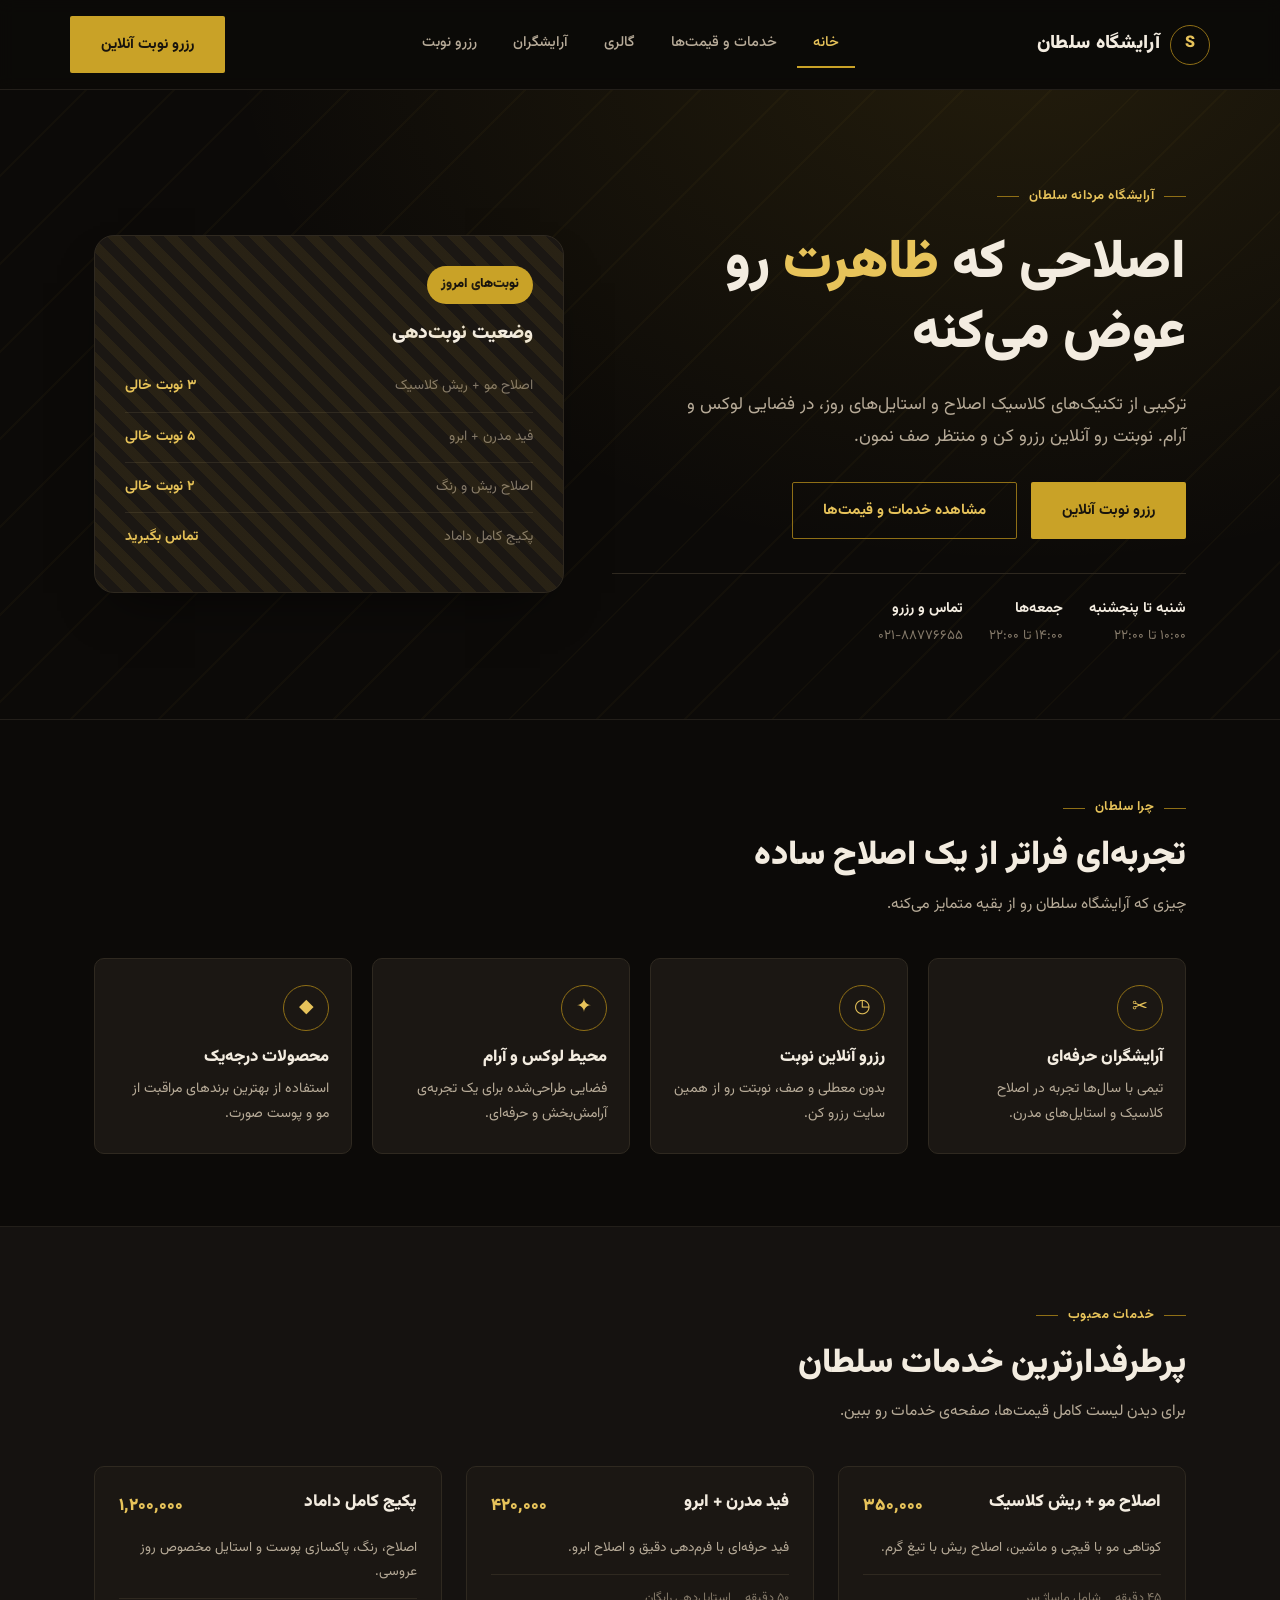
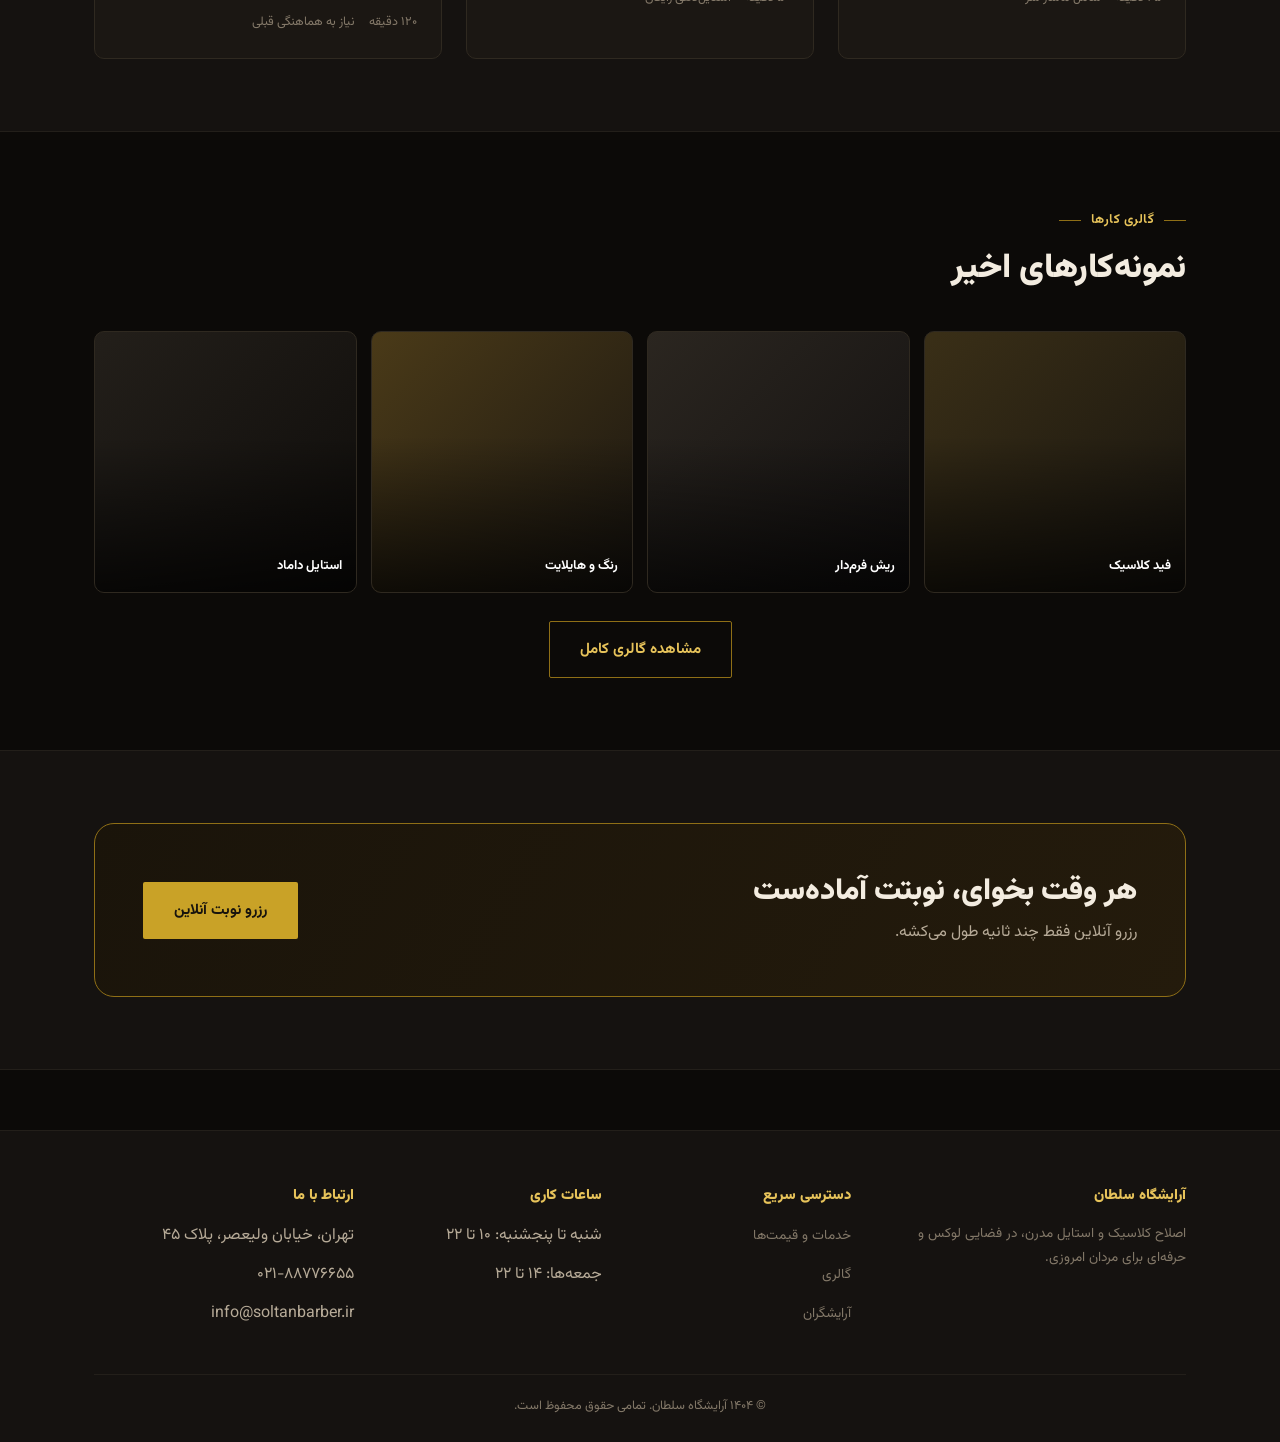
<file: index.html>
<!DOCTYPE html>
<html lang="fa" dir="rtl">
<head>
<meta charset="UTF-8">
<meta name="viewport" content="width=device-width, initial-scale=1.0">
<title>آرایشگاه مردانه سلطان | اصلاح کلاسیک، ظاهر لوکس</title>
<meta name="description" content="آرایشگاه مردانه سلطان؛ اصلاح موی سر و ریش، رزرو نوبت آنلاین، آرایشگران حرفه‌ای در فضایی لوکس.">
<link rel="preconnect" href="https://fonts.googleapis.com">
<link rel="preconnect" href="https://fonts.gstatic.com" crossorigin>
<link href="https://fonts.googleapis.com/css2?family=Vazirmatn:wght@400;500;700;900&display=swap" rel="stylesheet">
<link rel="stylesheet" href="static/css/style.css">
</head>
<body data-page="home">

<header class="site-header">
  <div class="container nav">
    <a href="index.html" class="brand"><span class="brand-mark">S</span> آرایشگاه سلطان</a>
    <nav class="nav-links">
      <a href="index.html" data-nav="home">خانه</a>
      <a href="services.html" data-nav="services">خدمات و قیمت‌ها</a>
      <a href="gallery.html" data-nav="gallery">گالری</a>
      <a href="barbers.html" data-nav="barbers">آرایشگران</a>
      <a href="booking.html" data-nav="booking">رزرو نوبت</a>
    </nav>
    <div class="nav-cta">
      <a href="booking.html" class="btn btn-primary">رزرو نوبت آنلاین</a>
      <button class="nav-toggle" aria-label="باز کردن منو"><span></span></button>
    </div>
  </div>
</header>

<section class="hero">
  <div class="container hero-grid">
    <div>
      <span class="eyebrow">آرایشگاه مردانه سلطان</span>
      <h1>اصلاحی که <em>ظاهرت</em> رو عوض می‌کنه</h1>
      <p class="lead">ترکیبی از تکنیک‌های کلاسیک اصلاح و استایل‌های روز، در فضایی لوکس و آرام. نوبتت رو آنلاین رزرو کن و منتظر صف نمون.</p>
      <div class="hero-actions">
        <a href="booking.html" class="btn btn-primary">رزرو نوبت آنلاین</a>
        <a href="services.html" class="btn btn-ghost">مشاهده خدمات و قیمت‌ها</a>
      </div>
      <div class="hours-card">
        <div><b>شنبه تا پنجشنبه</b>۱۰:۰۰ تا ۲۲:۰۰</div>
        <div><b>جمعه‌ها</b>۱۴:۰۰ تا ۲۲:۰۰</div>
        <div><b>تماس و رزرو</b>۰۲۱-۸۸۷۷۶۶۵۵</div>
      </div>
    </div>
    <div class="hero-visual">
      <div class="pole-card">
        <span class="pole-badge">نوبت‌های امروز</span>
        <h3>وضعیت نوبت‌دهی</h3>
        <div class="quick-item"><span>اصلاح مو + ریش کلاسیک</span><b>۳ نوبت خالی</b></div>
        <div class="quick-item"><span>فید مدرن + ابرو</span><b>۵ نوبت خالی</b></div>
        <div class="quick-item"><span>اصلاح ریش و رنگ</span><b>۲ نوبت خالی</b></div>
        <div class="quick-item"><span>پکیج کامل داماد</span><b>تماس بگیرید</b></div>
      </div>
    </div>
  </div>
</section>

<section class="section">
  <div class="container">
    <div class="section-head">
      <span class="eyebrow">چرا سلطان</span>
      <h2>تجربه‌ای فراتر از یک اصلاح ساده</h2>
      <p>چیزی که آرایشگاه سلطان رو از بقیه متمایز می‌کنه.</p>
    </div>
    <div class="grid-4">
      <div class="feature-card">
        <div class="feature-icon">✂</div>
        <h3>آرایشگران حرفه‌ای</h3>
        <p>تیمی با سال‌ها تجربه در اصلاح کلاسیک و استایل‌های مدرن.</p>
      </div>
      <div class="feature-card">
        <div class="feature-icon">◷</div>
        <h3>رزرو آنلاین نوبت</h3>
        <p>بدون معطلی و صف، نوبتت رو از همین سایت رزرو کن.</p>
      </div>
      <div class="feature-card">
        <div class="feature-icon">✦</div>
        <h3>محیط لوکس و آرام</h3>
        <p>فضایی طراحی‌شده برای یک تجربه‌ی آرامش‌بخش و حرفه‌ای.</p>
      </div>
      <div class="feature-card">
        <div class="feature-icon">◆</div>
        <h3>محصولات درجه‌یک</h3>
        <p>استفاده از بهترین برندهای مراقبت از مو و پوست صورت.</p>
      </div>
    </div>
  </div>
</section>

<section class="section section-alt">
  <div class="container">
    <div class="section-head">
      <span class="eyebrow">خدمات محبوب</span>
      <h2>پرطرفدارترین خدمات سلطان</h2>
      <p>برای دیدن لیست کامل قیمت‌ها، صفحه‌ی خدمات رو ببین.</p>
    </div>
    <div class="grid-3">
      <div class="service-card">
        <div class="service-top"><h3>اصلاح مو + ریش کلاسیک</h3><span class="service-price">۳۵۰,۰۰۰</span></div>
        <p class="desc">کوتاهی مو با قیچی و ماشین، اصلاح ریش با تیغ گرم.</p>
        <div class="service-meta"><span>۴۵ دقیقه</span><span>شامل ماساژ سر</span></div>
      </div>
      <div class="service-card">
        <div class="service-top"><h3>فید مدرن + ابرو</h3><span class="service-price">۴۲۰,۰۰۰</span></div>
        <p class="desc">فید حرفه‌ای با فرم‌دهی دقیق و اصلاح ابرو.</p>
        <div class="service-meta"><span>۵۰ دقیقه</span><span>استایل‌دهی رایگان</span></div>
      </div>
      <div class="service-card">
        <div class="service-top"><h3>پکیج کامل داماد</h3><span class="service-price">۱,۲۰۰,۰۰۰</span></div>
        <p class="desc">اصلاح، رنگ، پاکسازی پوست و استایل مخصوص روز عروسی.</p>
        <div class="service-meta"><span>۱۲۰ دقیقه</span><span>نیاز به هماهنگی قبلی</span></div>
      </div>
    </div>
  </div>
</section>

<section class="section">
  <div class="container">
    <div class="section-head">
      <span class="eyebrow">گالری کارها</span>
      <h2>نمونه‌کارهای اخیر</h2>
    </div>
    <div class="gallery-grid">
      <div class="gallery-item g1"><span>فید کلاسیک</span></div>
      <div class="gallery-item g2"><span>ریش فرم‌دار</span></div>
      <div class="gallery-item g3"><span>رنگ و هایلایت</span></div>
      <div class="gallery-item g4"><span>استایل داماد</span></div>
    </div>
    <div class="text-center" style="margin-top:28px;">
      <a href="gallery.html" class="btn btn-ghost">مشاهده گالری کامل</a>
    </div>
  </div>
</section>

<section class="section section-alt">
  <div class="container">
    <div class="cta-banner">
      <div>
        <h2>هر وقت بخوای، نوبتت آماده‌ست</h2>
        <p>رزرو آنلاین فقط چند ثانیه طول می‌کشه.</p>
      </div>
      <a href="booking.html" class="btn btn-primary">رزرو نوبت آنلاین</a>
    </div>
  </div>
</section>

<footer class="site-footer">
  <div class="container">
    <div class="footer-grid">
      <div>
        <h4>آرایشگاه سلطان</h4>
        <p>اصلاح کلاسیک و استایل مدرن، در فضایی لوکس و حرفه‌ای برای مردان امروزی.</p>
      </div>
      <div>
        <h4>دسترسی سریع</h4>
        <ul>
          <li><a href="services.html">خدمات و قیمت‌ها</a></li>
          <li><a href="gallery.html">گالری</a></li>
          <li><a href="barbers.html">آرایشگران</a></li>
        </ul>
      </div>
      <div>
        <h4>ساعات کاری</h4>
        <ul>
          <li>شنبه تا پنجشنبه: ۱۰ تا ۲۲</li>
          <li>جمعه‌ها: ۱۴ تا ۲۲</li>
        </ul>
      </div>
      <div>
        <h4>ارتباط با ما</h4>
        <ul>
          <li>تهران، خیابان ولیعصر، پلاک ۴۵</li>
          <li>۰۲۱-۸۸۷۷۶۶۵۵</li>
          <li>info@soltanbarber.ir</li>
        </ul>
      </div>
    </div>
    <div class="footer-bottom">© ۱۴۰۴ آرایشگاه سلطان. تمامی حقوق محفوظ است.</div>
  </div>
</footer>

<script src="static/js/main.js"></script>
</body>
</html>
</file>
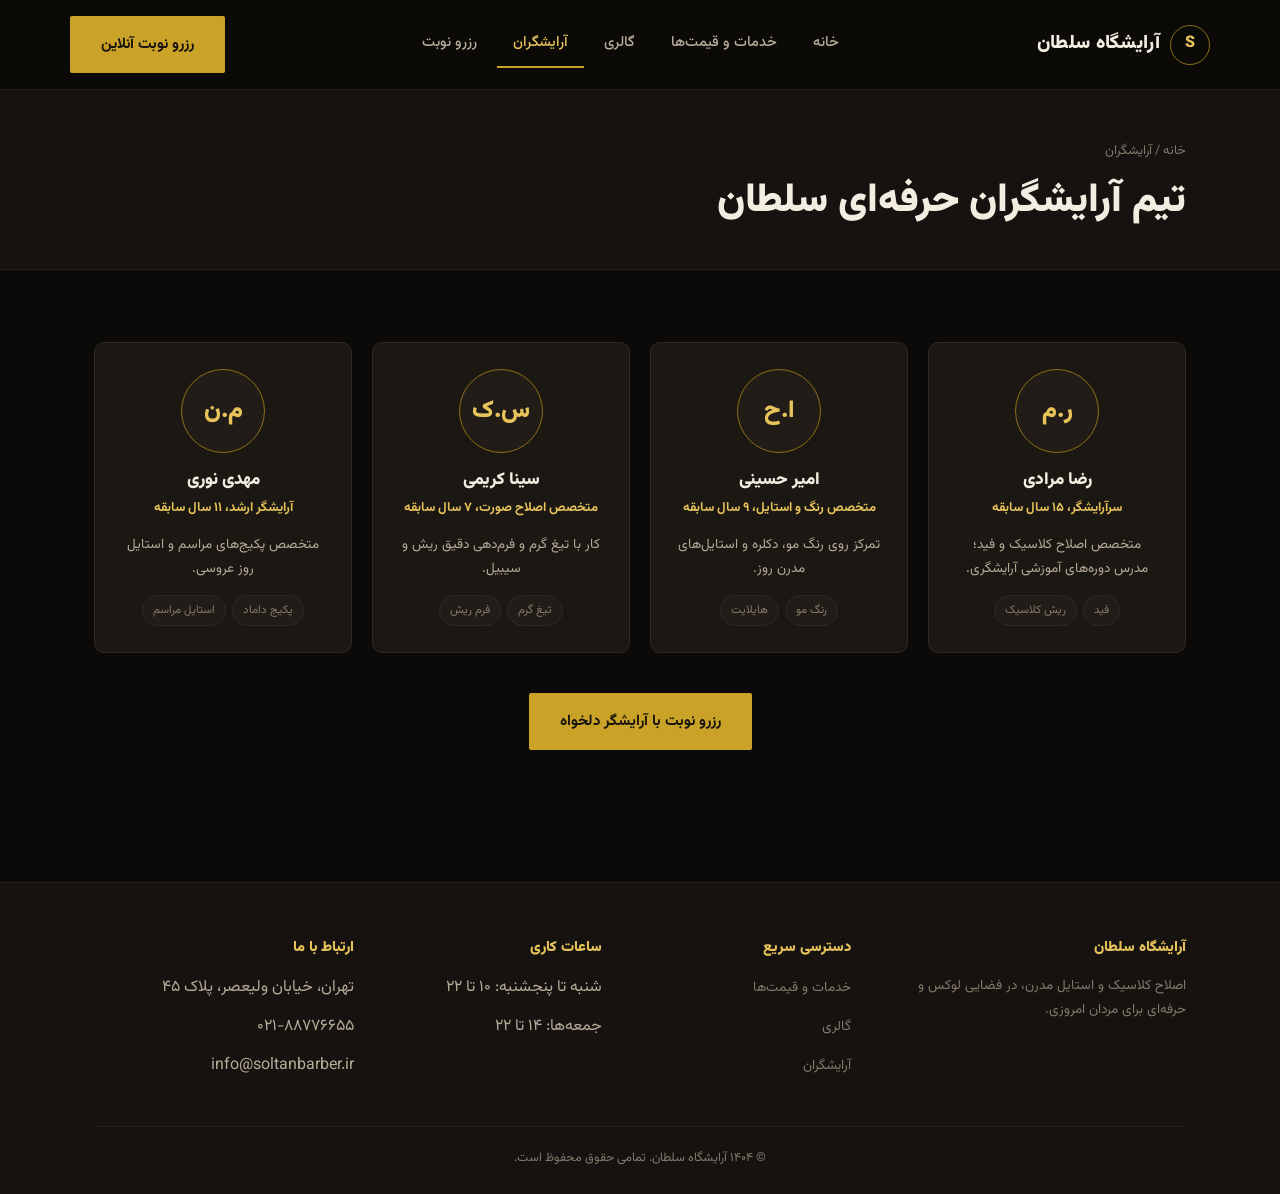
<file: barbers.html>
<!DOCTYPE html>
<html lang="fa" dir="rtl">
<head>
<meta charset="UTF-8">
<meta name="viewport" content="width=device-width, initial-scale=1.0">
<title>معرفی آرایشگران | آرایشگاه سلطان</title>
<link rel="preconnect" href="https://fonts.googleapis.com">
<link rel="preconnect" href="https://fonts.gstatic.com" crossorigin>
<link href="https://fonts.googleapis.com/css2?family=Vazirmatn:wght@400;500;700;900&display=swap" rel="stylesheet">
<link rel="stylesheet" href="static/css/style.css">
</head>
<body data-page="barbers">

<header class="site-header">
  <div class="container nav">
    <a href="index.html" class="brand"><span class="brand-mark">S</span> آرایشگاه سلطان</a>
    <nav class="nav-links">
      <a href="index.html" data-nav="home">خانه</a>
      <a href="services.html" data-nav="services">خدمات و قیمت‌ها</a>
      <a href="gallery.html" data-nav="gallery">گالری</a>
      <a href="barbers.html" data-nav="barbers">آرایشگران</a>
      <a href="booking.html" data-nav="booking">رزرو نوبت</a>
    </nav>
    <div class="nav-cta">
      <a href="booking.html" class="btn btn-primary">رزرو نوبت آنلاین</a>
      <button class="nav-toggle" aria-label="باز کردن منو"><span></span></button>
    </div>
  </div>
</header>

<section class="page-hero">
  <div class="container">
    <div class="breadcrumb"><a href="index.html">خانه</a> / آرایشگران</div>
    <h1>تیم آرایشگران حرفه‌ای سلطان</h1>
  </div>
</section>

<section class="section">
  <div class="container">
    <div class="grid-4">
      <div class="barber-card">
        <div class="avatar-lg">ر.م</div>
        <h3>رضا مرادی</h3>
        <div class="role">سرآرایشگر، ۱۵ سال سابقه</div>
        <p class="bio">متخصص اصلاح کلاسیک و فید؛ مدرس دوره‌های آموزشی آرایشگری.</p>
        <div class="barber-tags"><span>فید</span><span>ریش کلاسیک</span></div>
      </div>
      <div class="barber-card">
        <div class="avatar-lg">ا.ح</div>
        <h3>امیر حسینی</h3>
        <div class="role">متخصص رنگ و استایل، ۹ سال سابقه</div>
        <p class="bio">تمرکز روی رنگ مو، دکلره و استایل‌های مدرن روز.</p>
        <div class="barber-tags"><span>رنگ مو</span><span>هایلایت</span></div>
      </div>
      <div class="barber-card">
        <div class="avatar-lg">س.ک</div>
        <h3>سینا کریمی</h3>
        <div class="role">متخصص اصلاح صورت، ۷ سال سابقه</div>
        <p class="bio">کار با تیغ گرم و فرم‌دهی دقیق ریش و سیبیل.</p>
        <div class="barber-tags"><span>تیغ گرم</span><span>فرم ریش</span></div>
      </div>
      <div class="barber-card">
        <div class="avatar-lg">م.ن</div>
        <h3>مهدی نوری</h3>
        <div class="role">آرایشگر ارشد، ۱۱ سال سابقه</div>
        <p class="bio">متخصص پکیج‌های مراسم و استایل روز عروسی.</p>
        <div class="barber-tags"><span>پکیج داماد</span><span>استایل مراسم</span></div>
      </div>
    </div>

    <div class="text-center" style="margin-top:40px;">
      <a href="booking.html" class="btn btn-primary">رزرو نوبت با آرایشگر دلخواه</a>
    </div>
  </div>
</section>

<footer class="site-footer">
  <div class="container">
    <div class="footer-grid">
      <div>
        <h4>آرایشگاه سلطان</h4>
        <p>اصلاح کلاسیک و استایل مدرن، در فضایی لوکس و حرفه‌ای برای مردان امروزی.</p>
      </div>
      <div>
        <h4>دسترسی سریع</h4>
        <ul>
          <li><a href="services.html">خدمات و قیمت‌ها</a></li>
          <li><a href="gallery.html">گالری</a></li>
          <li><a href="barbers.html">آرایشگران</a></li>
        </ul>
      </div>
      <div>
        <h4>ساعات کاری</h4>
        <ul>
          <li>شنبه تا پنجشنبه: ۱۰ تا ۲۲</li>
          <li>جمعه‌ها: ۱۴ تا ۲۲</li>
        </ul>
      </div>
      <div>
        <h4>ارتباط با ما</h4>
        <ul>
          <li>تهران، خیابان ولیعصر، پلاک ۴۵</li>
          <li>۰۲۱-۸۸۷۷۶۶۵۵</li>
          <li>info@soltanbarber.ir</li>
        </ul>
      </div>
    </div>
    <div class="footer-bottom">© ۱۴۰۴ آرایشگاه سلطان. تمامی حقوق محفوظ است.</div>
  </div>
</footer>

<script src="static/js/main.js"></script>
</body>
</html>
</file>
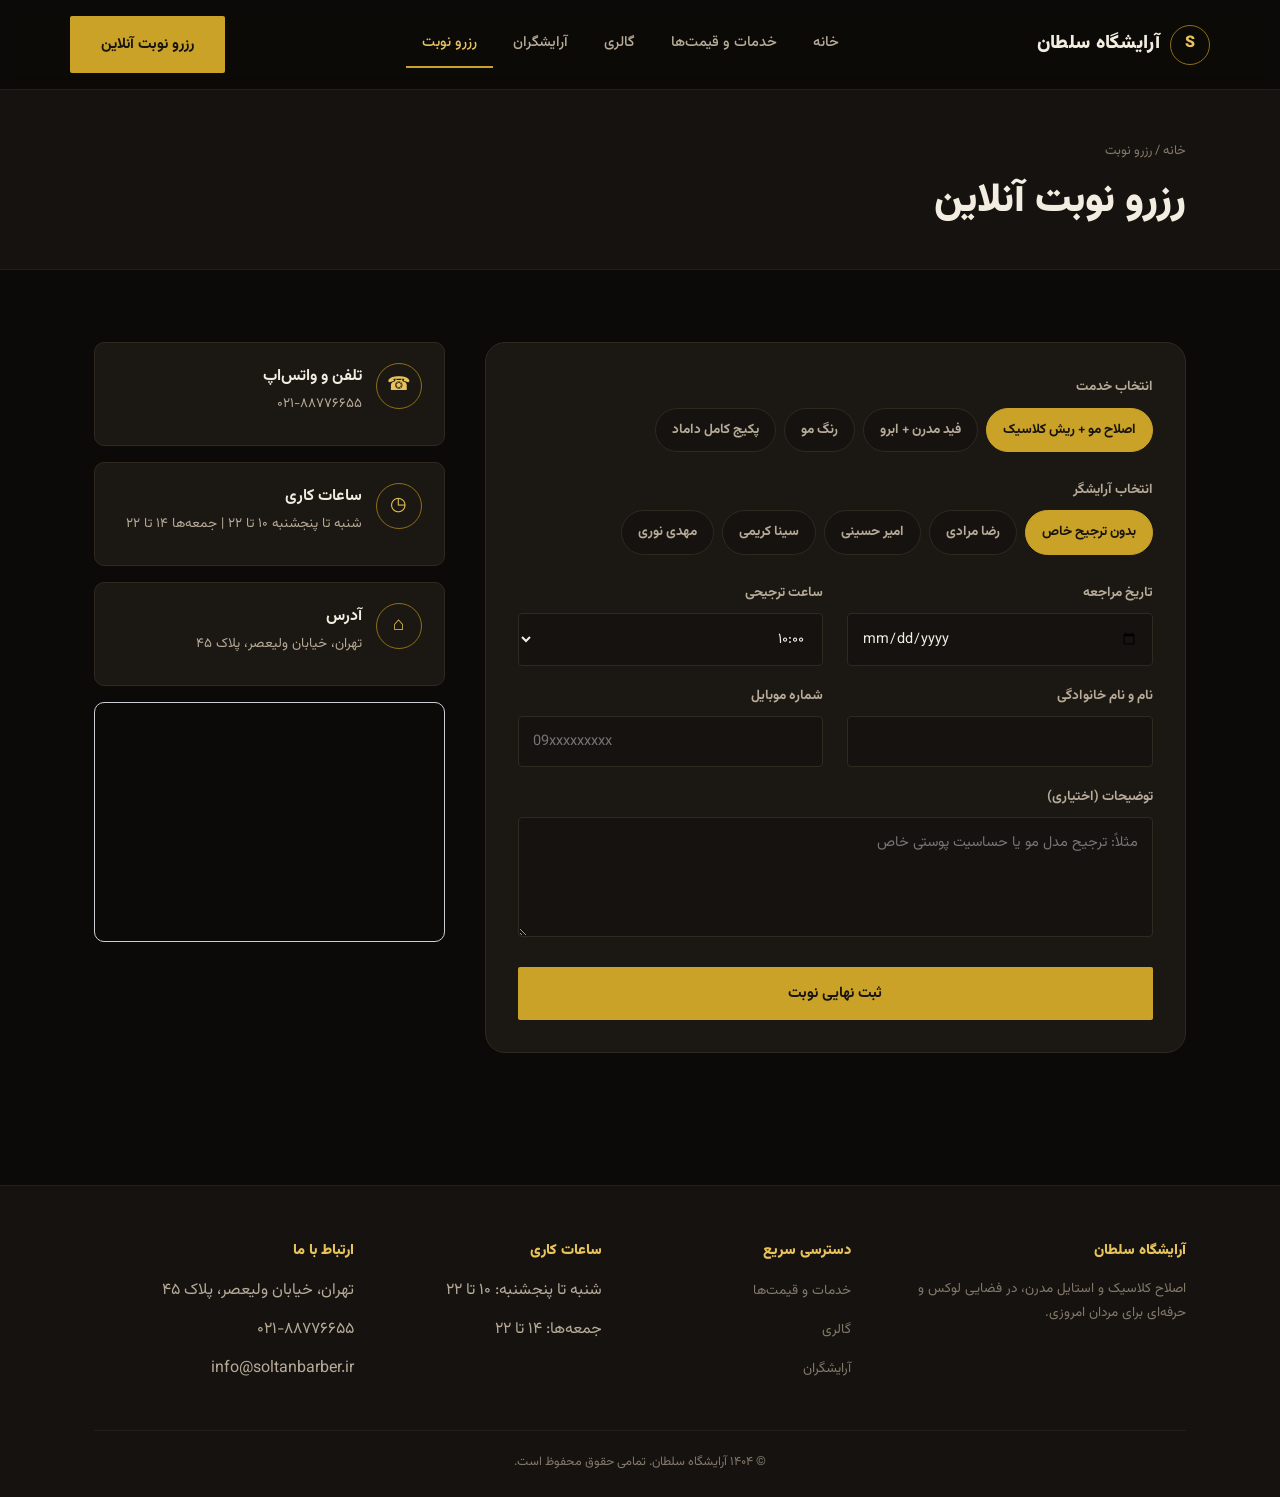
<file: booking.html>
<!DOCTYPE html>
<html lang="fa" dir="rtl">
<head>
<meta charset="UTF-8">
<meta name="viewport" content="width=device-width, initial-scale=1.0">
<title>رزرو نوبت آنلاین | آرایشگاه سلطان</title>
<link rel="preconnect" href="https://fonts.googleapis.com">
<link rel="preconnect" href="https://fonts.gstatic.com" crossorigin>
<link href="https://fonts.googleapis.com/css2?family=Vazirmatn:wght@400;500;700;900&display=swap" rel="stylesheet">
<link rel="stylesheet" href="static/css/style.css">
</head>
<body data-page="booking">

<header class="site-header">
  <div class="container nav">
    <a href="index.html" class="brand"><span class="brand-mark">S</span> آرایشگاه سلطان</a>
    <nav class="nav-links">
      <a href="index.html" data-nav="home">خانه</a>
      <a href="services.html" data-nav="services">خدمات و قیمت‌ها</a>
      <a href="gallery.html" data-nav="gallery">گالری</a>
      <a href="barbers.html" data-nav="barbers">آرایشگران</a>
      <a href="booking.html" data-nav="booking">رزرو نوبت</a>
    </nav>
    <div class="nav-cta">
      <a href="booking.html" class="btn btn-primary">رزرو نوبت آنلاین</a>
      <button class="nav-toggle" aria-label="باز کردن منو"><span></span></button>
    </div>
  </div>
</header>

<section class="page-hero">
  <div class="container">
    <div class="breadcrumb"><a href="index.html">خانه</a> / رزرو نوبت</div>
    <h1>رزرو نوبت آنلاین</h1>
  </div>
</section>

<section class="section">
  <div class="container detail-grid" style="display:grid;grid-template-columns:2fr 1fr;gap:40px;align-items:start;">
    <div class="form-card">
      <div id="form-success" class="form-success">نوبت شما با موفقیت ثبت شد. پیش از مراجعه، تماسی برای تایید دریافت خواهید کرد.</div>
      <form id="booking-form" novalidate>

        <div class="field">
          <label>انتخاب خدمت</label>
          <div class="chip-select">
            <input type="radio" name="service" id="s1" value="اصلاح مو + ریش کلاسیک" checked><label for="s1">اصلاح مو + ریش کلاسیک</label>
            <input type="radio" name="service" id="s2" value="فید مدرن + ابرو"><label for="s2">فید مدرن + ابرو</label>
            <input type="radio" name="service" id="s3" value="رنگ مو"><label for="s3">رنگ مو</label>
            <input type="radio" name="service" id="s4" value="پکیج کامل داماد"><label for="s4">پکیج کامل داماد</label>
          </div>
        </div>

        <div class="field">
          <label>انتخاب آرایشگر</label>
          <div class="chip-select">
            <input type="radio" name="barber" id="b1" value="بدون ترجیح خاص" checked><label for="b1">بدون ترجیح خاص</label>
            <input type="radio" name="barber" id="b2" value="رضا مرادی"><label for="b2">رضا مرادی</label>
            <input type="radio" name="barber" id="b3" value="امیر حسینی"><label for="b3">امیر حسینی</label>
            <input type="radio" name="barber" id="b4" value="سینا کریمی"><label for="b4">سینا کریمی</label>
            <input type="radio" name="barber" id="b5" value="مهدی نوری"><label for="b5">مهدی نوری</label>
          </div>
        </div>

        <div class="grid-2">
          <div class="field">
            <label for="date">تاریخ مراجعه</label>
            <input type="date" id="date" name="date" required>
            <span class="error-msg">لطفاً تاریخ مراجعه را انتخاب کنید.</span>
          </div>
          <div class="field">
            <label for="time">ساعت ترجیحی</label>
            <select id="time" name="time">
              <option>۱۰:۰۰</option><option>۱۱:۰۰</option><option>۱۳:۰۰</option>
              <option>۱۵:۰۰</option><option>۱۷:۰۰</option><option>۱۹:۰۰</option><option>۲۱:۰۰</option>
            </select>
          </div>
        </div>

        <div class="grid-2">
          <div class="field">
            <label for="fullname">نام و نام خانوادگی</label>
            <input type="text" id="fullname" name="fullname" required>
            <span class="error-msg">لطفاً نام خود را وارد کنید.</span>
          </div>
          <div class="field">
            <label for="phone">شماره موبایل</label>
            <input type="tel" id="phone" name="phone" placeholder="09xxxxxxxxx" required>
            <span class="error-msg">لطفاً یک شماره موبایل معتبر وارد کنید.</span>
          </div>
        </div>

        <div class="field">
          <label for="note">توضیحات (اختیاری)</label>
          <textarea id="note" name="note" rows="4" placeholder="مثلاً: ترجیح مدل مو یا حساسیت پوستی خاص"></textarea>
        </div>

        <button type="submit" class="btn btn-primary btn-block">ثبت نهایی نوبت</button>
      </form>
    </div>

    <aside>
      <div class="info-card">
        <div class="feature-icon">☎</div>
        <div><b>تلفن و واتس‌اپ</b><p style="color:var(--text-soft);font-size:13.5px;">۰۲۱-۸۸۷۷۶۶۵۵</p></div>
      </div>
      <div class="info-card">
        <div class="feature-icon">◷</div>
        <div><b>ساعات کاری</b><p style="color:var(--text-soft);font-size:13.5px;">شنبه تا پنجشنبه ۱۰ تا ۲۲ | جمعه‌ها ۱۴ تا ۲۲</p></div>
      </div>
      <div class="info-card">
        <div class="feature-icon">⌂</div>
        <div><b>آدرس</b><p style="color:var(--text-soft);font-size:13.5px;">تهران، خیابان ولیعصر، پلاک ۴۵</p></div>
      </div>
      <div class="map-frame">
        <iframe src="https://www.google.com/maps?q=Tehran,Valiasr+Street&output=embed" loading="lazy" title="نقشه محل آرایشگاه"></iframe>
      </div>
    </aside>
  </div>
</section>

<footer class="site-footer">
  <div class="container">
    <div class="footer-grid">
      <div>
        <h4>آرایشگاه سلطان</h4>
        <p>اصلاح کلاسیک و استایل مدرن، در فضایی لوکس و حرفه‌ای برای مردان امروزی.</p>
      </div>
      <div>
        <h4>دسترسی سریع</h4>
        <ul>
          <li><a href="services.html">خدمات و قیمت‌ها</a></li>
          <li><a href="gallery.html">گالری</a></li>
          <li><a href="barbers.html">آرایشگران</a></li>
        </ul>
      </div>
      <div>
        <h4>ساعات کاری</h4>
        <ul>
          <li>شنبه تا پنجشنبه: ۱۰ تا ۲۲</li>
          <li>جمعه‌ها: ۱۴ تا ۲۲</li>
        </ul>
      </div>
      <div>
        <h4>ارتباط با ما</h4>
        <ul>
          <li>تهران، خیابان ولیعصر، پلاک ۴۵</li>
          <li>۰۲۱-۸۸۷۷۶۶۵۵</li>
          <li>info@soltanbarber.ir</li>
        </ul>
      </div>
    </div>
    <div class="footer-bottom">© ۱۴۰۴ آرایشگاه سلطان. تمامی حقوق محفوظ است.</div>
  </div>
</footer>

<script src="static/js/main.js"></script>
</body>
</html>
</file>
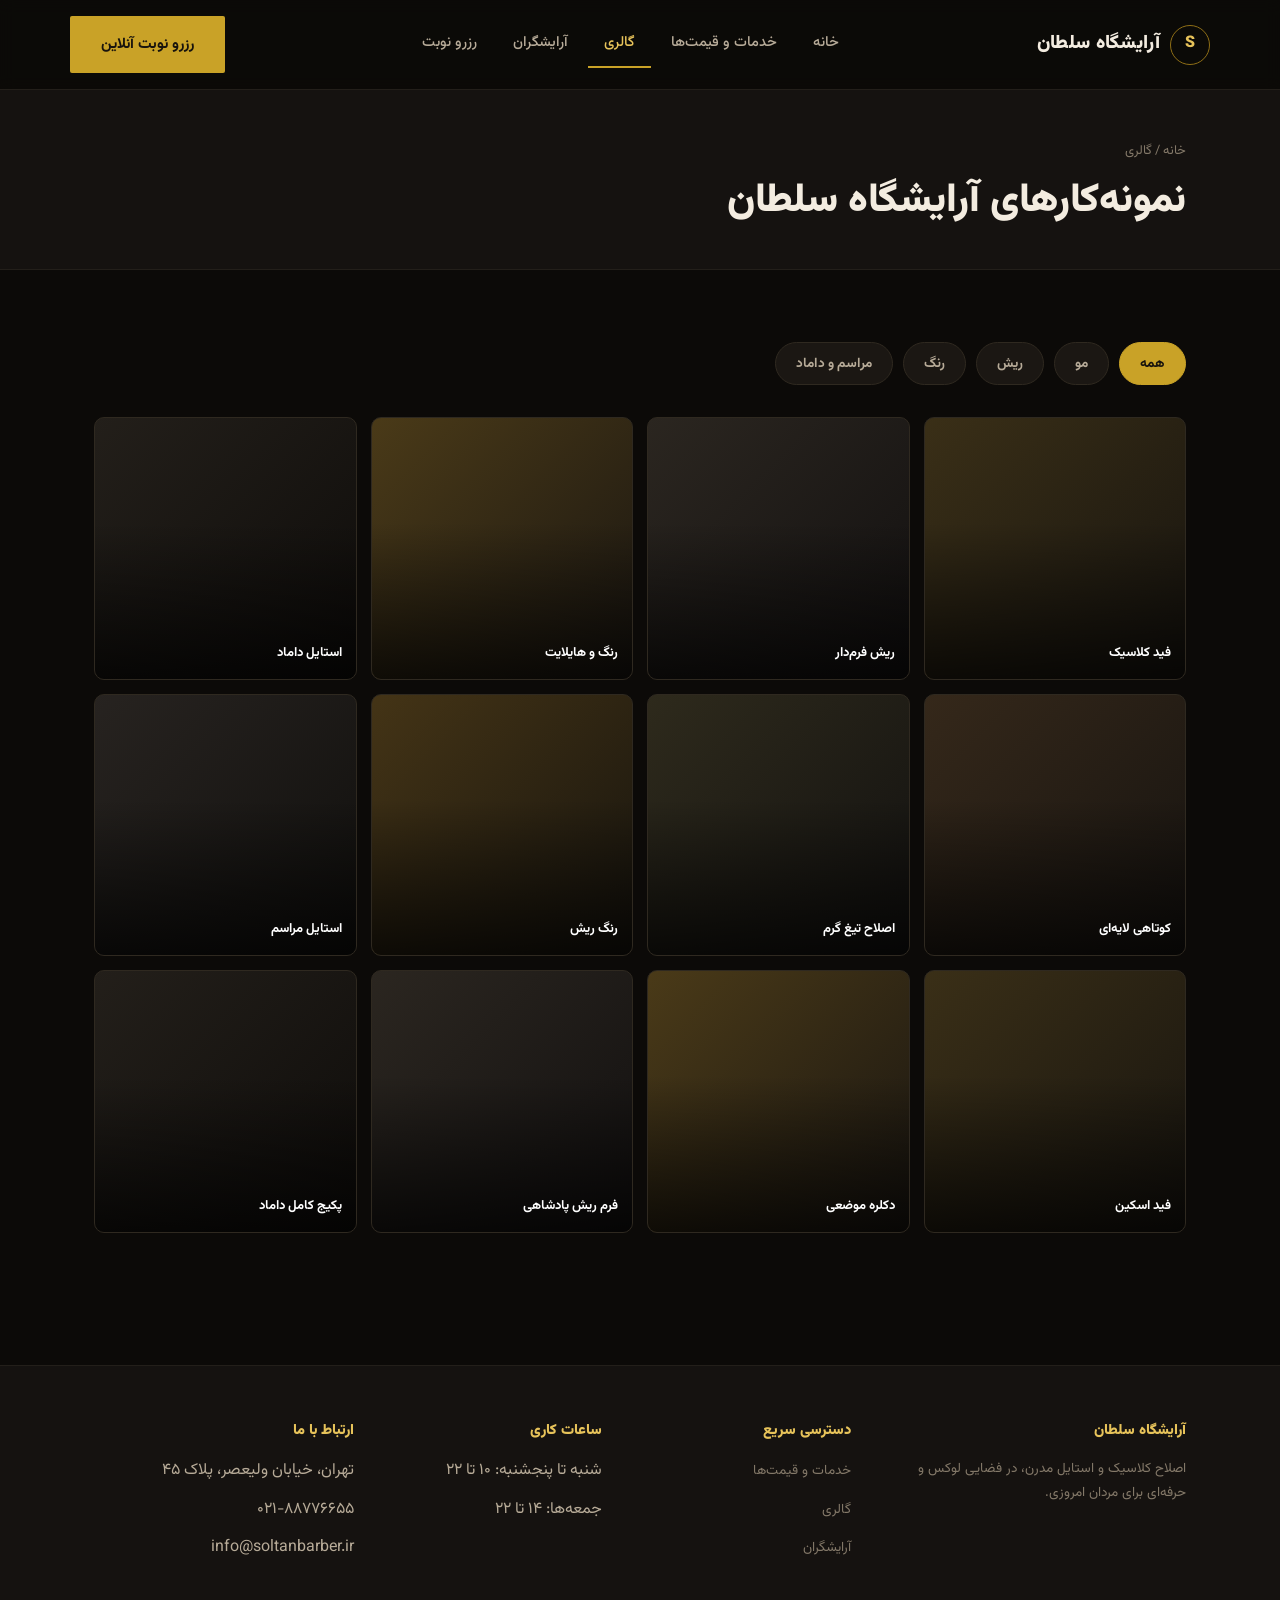
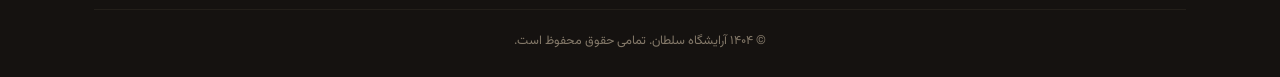
<file: gallery.html>
<!DOCTYPE html>
<html lang="fa" dir="rtl">
<head>
<meta charset="UTF-8">
<meta name="viewport" content="width=device-width, initial-scale=1.0">
<title>گالری تصاویر | آرایشگاه سلطان</title>
<link rel="preconnect" href="https://fonts.googleapis.com">
<link rel="preconnect" href="https://fonts.gstatic.com" crossorigin>
<link href="https://fonts.googleapis.com/css2?family=Vazirmatn:wght@400;500;700;900&display=swap" rel="stylesheet">
<link rel="stylesheet" href="static/css/style.css">
</head>
<body data-page="gallery">

<header class="site-header">
  <div class="container nav">
    <a href="index.html" class="brand"><span class="brand-mark">S</span> آرایشگاه سلطان</a>
    <nav class="nav-links">
      <a href="index.html" data-nav="home">خانه</a>
      <a href="services.html" data-nav="services">خدمات و قیمت‌ها</a>
      <a href="gallery.html" data-nav="gallery">گالری</a>
      <a href="barbers.html" data-nav="barbers">آرایشگران</a>
      <a href="booking.html" data-nav="booking">رزرو نوبت</a>
    </nav>
    <div class="nav-cta">
      <a href="booking.html" class="btn btn-primary">رزرو نوبت آنلاین</a>
      <button class="nav-toggle" aria-label="باز کردن منو"><span></span></button>
    </div>
  </div>
</header>

<section class="page-hero">
  <div class="container">
    <div class="breadcrumb"><a href="index.html">خانه</a> / گالری</div>
    <h1>نمونه‌کارهای آرایشگاه سلطان</h1>
  </div>
</section>

<section class="section">
  <div class="container">
    <div class="tabs">
      <button class="tab-btn active" data-tab="all">همه</button>
      <button class="tab-btn" data-tab="hair">مو</button>
      <button class="tab-btn" data-tab="beard">ریش</button>
      <button class="tab-btn" data-tab="color">رنگ</button>
      <button class="tab-btn" data-tab="event">مراسم و داماد</button>
    </div>

    <div class="gallery-grid">
      <div class="gallery-item g1" data-group="hair"><span>فید کلاسیک</span></div>
      <div class="gallery-item g2" data-group="beard"><span>ریش فرم‌دار</span></div>
      <div class="gallery-item g3" data-group="color"><span>رنگ و هایلایت</span></div>
      <div class="gallery-item g4" data-group="event"><span>استایل داماد</span></div>
      <div class="gallery-item g5" data-group="hair"><span>کوتاهی لایه‌ای</span></div>
      <div class="gallery-item g6" data-group="beard"><span>اصلاح تیغ گرم</span></div>
      <div class="gallery-item g7" data-group="color"><span>رنگ ریش</span></div>
      <div class="gallery-item g8" data-group="event"><span>استایل مراسم</span></div>
      <div class="gallery-item g1" data-group="hair"><span>فید اسکین</span></div>
      <div class="gallery-item g3" data-group="color"><span>دکلره موضعی</span></div>
      <div class="gallery-item g2" data-group="beard"><span>فرم ریش پادشاهی</span></div>
      <div class="gallery-item g4" data-group="event"><span>پکیج کامل داماد</span></div>
    </div>
  </div>
</section>

<footer class="site-footer">
  <div class="container">
    <div class="footer-grid">
      <div>
        <h4>آرایشگاه سلطان</h4>
        <p>اصلاح کلاسیک و استایل مدرن، در فضایی لوکس و حرفه‌ای برای مردان امروزی.</p>
      </div>
      <div>
        <h4>دسترسی سریع</h4>
        <ul>
          <li><a href="services.html">خدمات و قیمت‌ها</a></li>
          <li><a href="gallery.html">گالری</a></li>
          <li><a href="barbers.html">آرایشگران</a></li>
        </ul>
      </div>
      <div>
        <h4>ساعات کاری</h4>
        <ul>
          <li>شنبه تا پنجشنبه: ۱۰ تا ۲۲</li>
          <li>جمعه‌ها: ۱۴ تا ۲۲</li>
        </ul>
      </div>
      <div>
        <h4>ارتباط با ما</h4>
        <ul>
          <li>تهران، خیابان ولیعصر، پلاک ۴۵</li>
          <li>۰۲۱-۸۸۷۷۶۶۵۵</li>
          <li>info@soltanbarber.ir</li>
        </ul>
      </div>
    </div>
    <div class="footer-bottom">© ۱۴۰۴ آرایشگاه سلطان. تمامی حقوق محفوظ است.</div>
  </div>
</footer>

<script src="static/js/main.js"></script>
</body>
</html>
</file>
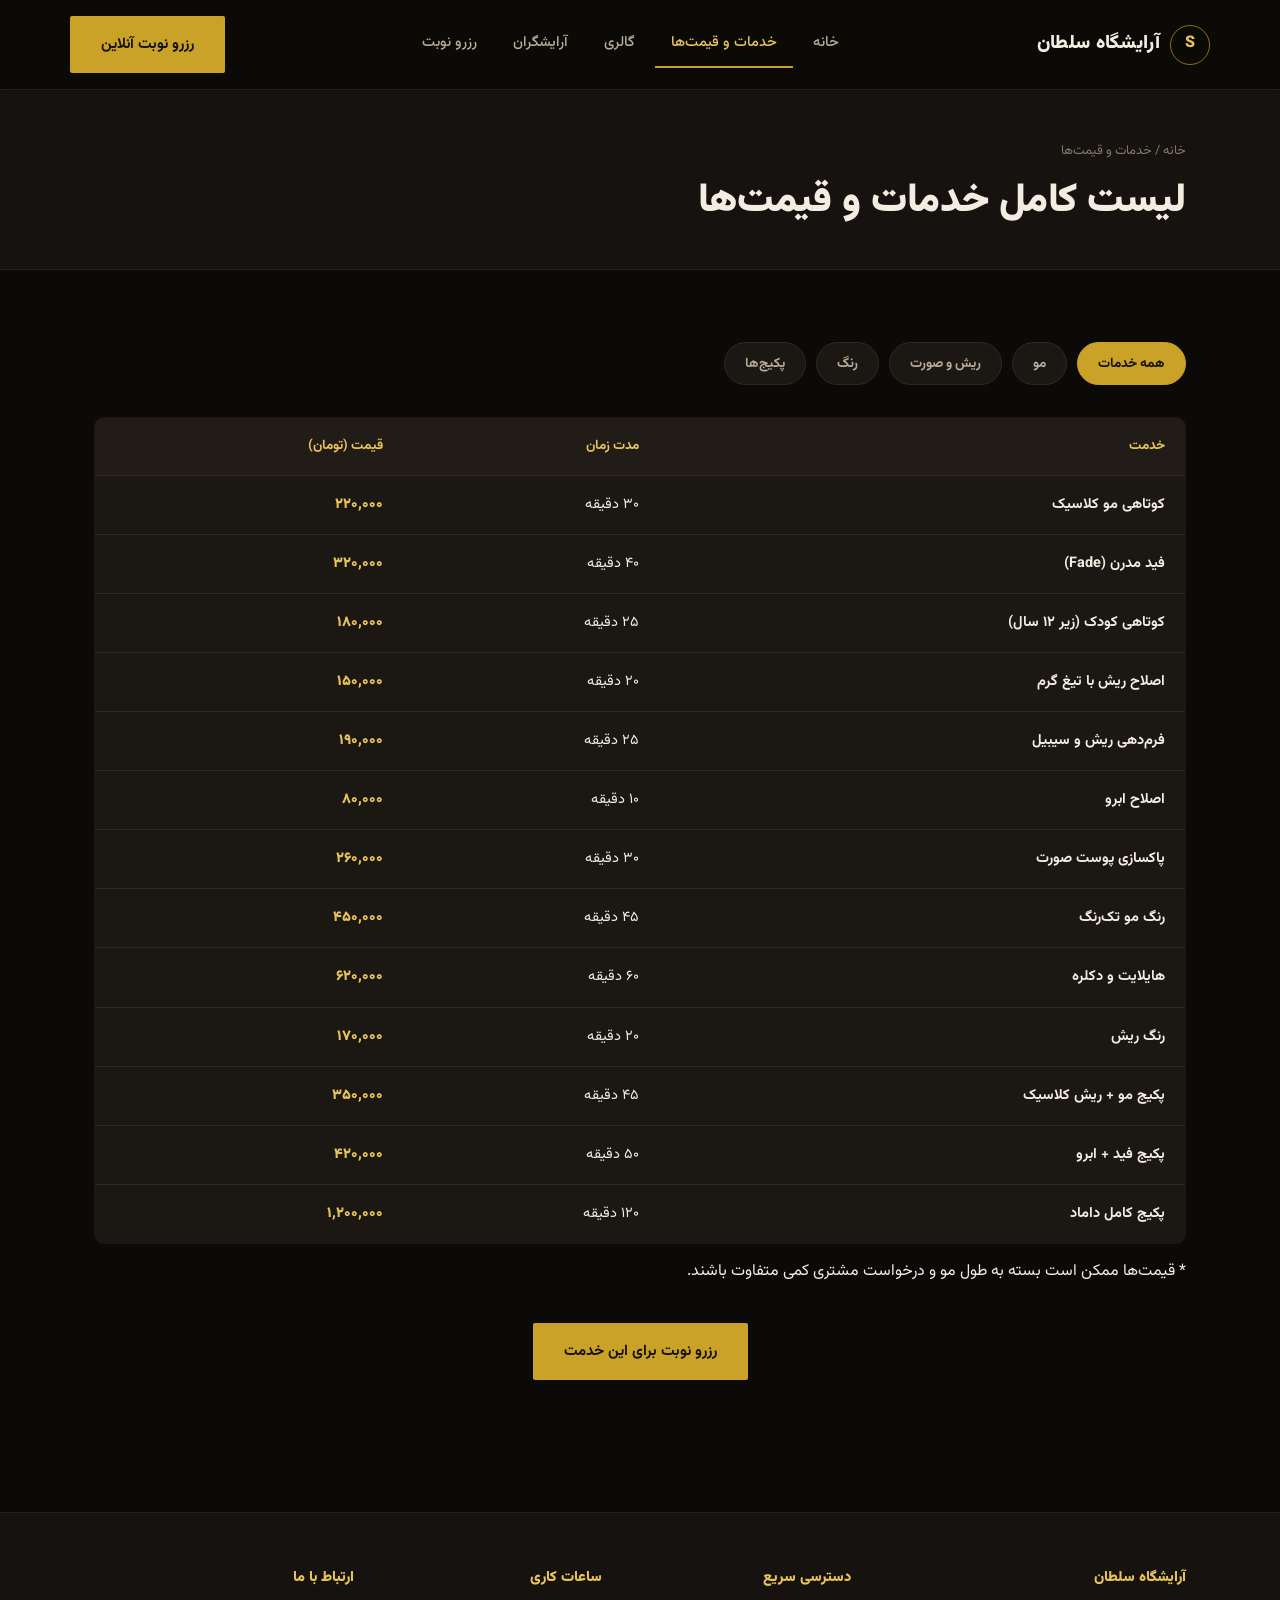
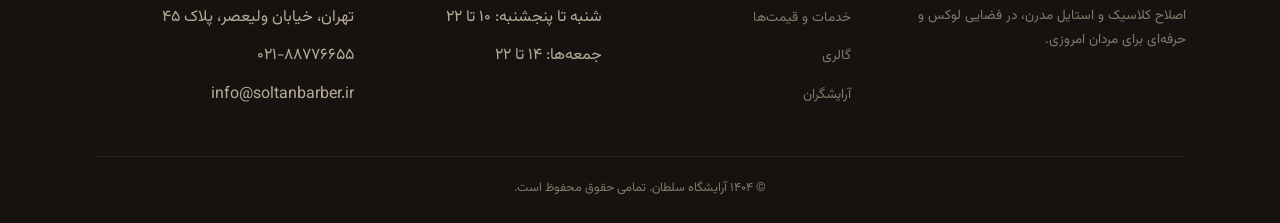
<file: services.html>
<!DOCTYPE html>
<html lang="fa" dir="rtl">
<head>
<meta charset="UTF-8">
<meta name="viewport" content="width=device-width, initial-scale=1.0">
<title>خدمات و قیمت‌ها | آرایشگاه سلطان</title>
<link rel="preconnect" href="https://fonts.googleapis.com">
<link rel="preconnect" href="https://fonts.gstatic.com" crossorigin>
<link href="https://fonts.googleapis.com/css2?family=Vazirmatn:wght@400;500;700;900&display=swap" rel="stylesheet">
<link rel="stylesheet" href="static/css/style.css">
</head>
<body data-page="services">

<header class="site-header">
  <div class="container nav">
    <a href="index.html" class="brand"><span class="brand-mark">S</span> آرایشگاه سلطان</a>
    <nav class="nav-links">
      <a href="index.html" data-nav="home">خانه</a>
      <a href="services.html" data-nav="services">خدمات و قیمت‌ها</a>
      <a href="gallery.html" data-nav="gallery">گالری</a>
      <a href="barbers.html" data-nav="barbers">آرایشگران</a>
      <a href="booking.html" data-nav="booking">رزرو نوبت</a>
    </nav>
    <div class="nav-cta">
      <a href="booking.html" class="btn btn-primary">رزرو نوبت آنلاین</a>
      <button class="nav-toggle" aria-label="باز کردن منو"><span></span></button>
    </div>
  </div>
</header>

<section class="page-hero">
  <div class="container">
    <div class="breadcrumb"><a href="index.html">خانه</a> / خدمات و قیمت‌ها</div>
    <h1>لیست کامل خدمات و قیمت‌ها</h1>
  </div>
</section>

<section class="section">
  <div class="container">
    <div class="tabs">
      <button class="tab-btn active" data-tab="all">همه خدمات</button>
      <button class="tab-btn" data-tab="hair">مو</button>
      <button class="tab-btn" data-tab="beard">ریش و صورت</button>
      <button class="tab-btn" data-tab="color">رنگ</button>
      <button class="tab-btn" data-tab="package">پکیج‌ها</button>
    </div>

    <table class="price-table">
      <thead>
        <tr><th>خدمت</th><th>مدت زمان</th><th>قیمت (تومان)</th></tr>
      </thead>
      <tbody>
        <tr data-group="hair"><td>کوتاهی مو کلاسیک</td><td>۳۰ دقیقه</td><td class="amount">۲۲۰,۰۰۰</td></tr>
        <tr data-group="hair"><td>فید مدرن (Fade)</td><td>۴۰ دقیقه</td><td class="amount">۳۲۰,۰۰۰</td></tr>
        <tr data-group="hair"><td>کوتاهی کودک (زیر ۱۲ سال)</td><td>۲۵ دقیقه</td><td class="amount">۱۸۰,۰۰۰</td></tr>
        <tr data-group="beard"><td>اصلاح ریش با تیغ گرم</td><td>۲۰ دقیقه</td><td class="amount">۱۵۰,۰۰۰</td></tr>
        <tr data-group="beard"><td>فرم‌دهی ریش و سیبیل</td><td>۲۵ دقیقه</td><td class="amount">۱۹۰,۰۰۰</td></tr>
        <tr data-group="beard"><td>اصلاح ابرو</td><td>۱۰ دقیقه</td><td class="amount">۸۰,۰۰۰</td></tr>
        <tr data-group="beard"><td>پاکسازی پوست صورت</td><td>۳۰ دقیقه</td><td class="amount">۲۶۰,۰۰۰</td></tr>
        <tr data-group="color"><td>رنگ مو تک‌رنگ</td><td>۴۵ دقیقه</td><td class="amount">۴۵۰,۰۰۰</td></tr>
        <tr data-group="color"><td>هایلایت و دکلره</td><td>۶۰ دقیقه</td><td class="amount">۶۲۰,۰۰۰</td></tr>
        <tr data-group="color"><td>رنگ ریش</td><td>۲۰ دقیقه</td><td class="amount">۱۷۰,۰۰۰</td></tr>
        <tr data-group="package"><td>پکیج مو + ریش کلاسیک</td><td>۴۵ دقیقه</td><td class="amount">۳۵۰,۰۰۰</td></tr>
        <tr data-group="package"><td>پکیج فید + ابرو</td><td>۵۰ دقیقه</td><td class="amount">۴۲۰,۰۰۰</td></tr>
        <tr data-group="package"><td>پکیج کامل داماد</td><td>۱۲۰ دقیقه</td><td class="amount">۱,۲۰۰,۰۰۰</td></tr>
      </tbody>
    </table>
    <p class="muted" style="margin-top:14px;">* قیمت‌ها ممکن است بسته به طول مو و درخواست مشتری کمی متفاوت باشند.</p>

    <div class="text-center" style="margin-top:36px;">
      <a href="booking.html" class="btn btn-primary">رزرو نوبت برای این خدمت</a>
    </div>
  </div>
</section>

<footer class="site-footer">
  <div class="container">
    <div class="footer-grid">
      <div>
        <h4>آرایشگاه سلطان</h4>
        <p>اصلاح کلاسیک و استایل مدرن، در فضایی لوکس و حرفه‌ای برای مردان امروزی.</p>
      </div>
      <div>
        <h4>دسترسی سریع</h4>
        <ul>
          <li><a href="services.html">خدمات و قیمت‌ها</a></li>
          <li><a href="gallery.html">گالری</a></li>
          <li><a href="barbers.html">آرایشگران</a></li>
        </ul>
      </div>
      <div>
        <h4>ساعات کاری</h4>
        <ul>
          <li>شنبه تا پنجشنبه: ۱۰ تا ۲۲</li>
          <li>جمعه‌ها: ۱۴ تا ۲۲</li>
        </ul>
      </div>
      <div>
        <h4>ارتباط با ما</h4>
        <ul>
          <li>تهران، خیابان ولیعصر، پلاک ۴۵</li>
          <li>۰۲۱-۸۸۷۷۶۶۵۵</li>
          <li>info@soltanbarber.ir</li>
        </ul>
      </div>
    </div>
    <div class="footer-bottom">© ۱۴۰۴ آرایشگاه سلطان. تمامی حقوق محفوظ است.</div>
  </div>
</footer>

<script src="static/js/main.js"></script>
</body>
</html>
</file>
<file: static/css/style.css>
/* ===================================================================
   آرایشگاه مردانه سلطان — استایل لوکس مشکی/طلایی
   =================================================================== */

:root{
  --bg:#0c0a08;
  --bg-alt:#151210;
  --card:#1b1713;
  --card-2:#211c17;
  --line:#2f2920;
  --line-soft:#231f1a;

  --text:#f3ece0;
  --text-soft:#b7ab98;
  --text-dim:#847969;

  --gold:#c9a227;
  --gold-bright:#e7c35a;
  --gold-deep:#8f6f16;

  --radius-s:4px;
  --radius-m:10px;
  --radius-l:20px;
  --shadow:0 24px 50px -24px rgba(0,0,0,.65);
  --container:1140px;
}

@media (prefers-reduced-motion: reduce){
  *{animation-duration:0.001ms !important; transition-duration:0.001ms !important;}
}

*,*::before,*::after{box-sizing:border-box;}
html{scroll-behavior:smooth;}
body{
  margin:0;
  font-family:"Vazirmatn", Tahoma, sans-serif;
  background:var(--bg);
  color:var(--text);
  line-height:1.8;
  -webkit-font-smoothing:antialiased;
}
img{max-width:100%;display:block;}
a{color:inherit;text-decoration:none;}
ul{margin:0;padding:0;list-style:none;}
h1,h2,h3,h4{margin:0;font-weight:900;line-height:1.3;}
p{margin:0;}
button{font-family:inherit;}
:focus-visible{outline:2px solid var(--gold-bright);outline-offset:2px;}

.container{max-width:var(--container);margin:0 auto;padding:0 24px;}

.eyebrow{
  display:inline-flex;align-items:center;gap:10px;color:var(--gold-bright);
  font-weight:700;font-size:13px;letter-spacing:.5px;
}
.eyebrow::before,.eyebrow::after{content:"";width:22px;height:1px;background:var(--gold-deep);}

/* ---------- Buttons ---------- */
.btn{
  display:inline-flex;align-items:center;justify-content:center;gap:8px;
  padding:14px 30px;border-radius:2px;font-weight:700;font-size:15px;
  border:1px solid transparent;cursor:pointer;transition:transform .15s ease, background .15s ease;
  white-space:nowrap;
}
.btn:active{transform:scale(.97);}
.btn-primary{background:var(--gold);color:#17130d;}
.btn-primary:hover{background:var(--gold-bright);}
.btn-ghost{background:transparent;border-color:var(--gold-deep);color:var(--gold-bright);}
.btn-ghost:hover{background:rgba(201,162,39,.1);}
.btn-block{width:100%;}

/* ---------- Header ---------- */
.site-header{
  position:sticky;top:0;z-index:50;background:rgba(12,10,8,.9);
  backdrop-filter:blur(8px);border-bottom:1px solid var(--line-soft);
}
.nav{display:flex;align-items:center;justify-content:space-between;padding:16px 0;}
.brand{display:flex;align-items:center;gap:10px;font-weight:900;font-size:19px;letter-spacing:.3px;}
.brand-mark{
  width:40px;height:40px;border:1px solid var(--gold-deep);border-radius:50%;
  display:flex;align-items:center;justify-content:center;color:var(--gold-bright);font-size:16px;flex:none;
}
.nav-links{display:flex;align-items:center;gap:4px;}
.nav-links a{
  padding:9px 16px;font-weight:500;color:var(--text-soft);font-size:14.5px;
  border-bottom:2px solid transparent;transition:color .15s ease;
}
.nav-links a:hover{color:var(--gold-bright);}
.nav-links a.active{color:var(--gold-bright);border-color:var(--gold);}
.nav-toggle{
  display:none;width:44px;height:44px;border-radius:4px;border:1px solid var(--line);
  background:var(--card);align-items:center;justify-content:center;cursor:pointer;flex:none;
}
.nav-toggle span,.nav-toggle span::before,.nav-toggle span::after{
  content:"";display:block;width:20px;height:2px;background:var(--gold-bright);position:relative;
}
.nav-toggle span::before{position:absolute;top:-6px;}
.nav-toggle span::after{position:absolute;top:6px;}

@media (max-width:900px){
  .nav-links{
    position:fixed;inset:72px 16px auto 16px;background:var(--card);border:1px solid var(--line);
    border-radius:var(--radius-m);flex-direction:column;align-items:stretch;padding:8px;
    box-shadow:var(--shadow);display:none;gap:2px;
  }
  .nav-links.open{display:flex;}
  .nav-links a{padding:13px 16px;border-bottom:none;border-right:2px solid transparent;}
  .nav-links a.active{border-right-color:var(--gold);}
  .nav-toggle{display:flex;}
  .nav-cta .btn{display:none;}
}

/* ---------- Hero ---------- */
.hero{
  position:relative;padding:90px 0 70px;overflow:hidden;
  background:
    repeating-linear-gradient(135deg, transparent 0 60px, rgba(201,162,39,.035) 60px 62px),
    radial-gradient(ellipse at 80% -10%, rgba(201,162,39,.12), transparent 55%),
    var(--bg);
  border-bottom:1px solid var(--line-soft);
}
.hero-grid{display:grid;grid-template-columns:1.1fr .9fr;gap:48px;align-items:center;}
.hero h1{font-size:clamp(32px,4.4vw,54px);margin:20px 0 20px;}
.hero h1 em{font-style:normal;color:var(--gold-bright);}
.hero p.lead{font-size:17.5px;color:var(--text-soft);max-width:50ch;margin-bottom:30px;}
.hero-actions{display:flex;gap:14px;flex-wrap:wrap;margin-bottom:34px;}

.hours-card{
  display:flex;gap:26px;border-top:1px solid var(--line);padding-top:22px;flex-wrap:wrap;
}
.hours-card div{font-size:13.5px;color:var(--text-dim);}
.hours-card b{display:block;color:var(--text);font-size:14.5px;margin-bottom:2px;}

.hero-visual{position:relative;}
.pole-card{
  background:var(--card);border:1px solid var(--line);border-radius:var(--radius-l);
  padding:30px;box-shadow:var(--shadow);position:relative;overflow:hidden;
}
.pole-card::before{
  content:"";position:absolute;inset:0;
  background:repeating-linear-gradient(45deg, rgba(201,162,39,.08) 0 10px, transparent 10px 20px);
  pointer-events:none;
}
.pole-badge{
  display:inline-block;background:var(--gold);color:#17130d;font-weight:900;font-size:13px;
  padding:7px 14px;border-radius:999px;margin-bottom:18px;
}
.pole-card h3{font-size:19px;margin-bottom:16px;}
.quick-item{display:flex;justify-content:space-between;padding:12px 0;border-top:1px solid var(--line);font-size:14px;}
.quick-item:first-of-type{border-top:none;}
.quick-item span{color:var(--text-dim);}
.quick-item b{color:var(--gold-bright);font-weight:700;}

@media (max-width:900px){
  .hero-grid{grid-template-columns:1fr;}
}

/* ---------- Sections ---------- */
.section{padding:72px 0;}
.section-alt{background:var(--bg-alt);border-top:1px solid var(--line-soft);border-bottom:1px solid var(--line-soft);}
.section-head{max-width:620px;margin-bottom:40px;}
.section-head h2{font-size:clamp(24px,3vw,34px);margin:14px 0 12px;}
.section-head p{color:var(--text-soft);font-size:15.5px;}

/* ---------- Grids ---------- */
.grid-4{display:grid;grid-template-columns:repeat(4,1fr);gap:20px;}
.grid-3{display:grid;grid-template-columns:repeat(3,1fr);gap:24px;}
.grid-2{display:grid;grid-template-columns:repeat(2,1fr);gap:24px;}
@media (max-width:900px){.grid-4{grid-template-columns:repeat(2,1fr);} .grid-3{grid-template-columns:1fr;} .grid-2{grid-template-columns:1fr;}}
@media (max-width:560px){.grid-4{grid-template-columns:1fr;}}

.feature-card{background:var(--card);border:1px solid var(--line);border-radius:var(--radius-m);padding:26px 22px;}
.feature-icon{
  width:46px;height:46px;border:1px solid var(--gold-deep);border-radius:50%;color:var(--gold-bright);
  display:flex;align-items:center;justify-content:center;margin-bottom:16px;font-size:19px;
}
.feature-card h3{font-size:16.5px;margin-bottom:8px;}
.feature-card p{color:var(--text-soft);font-size:14px;}

/* ---------- Service cards ---------- */
.service-card{
  background:var(--card);border:1px solid var(--line);border-radius:var(--radius-m);
  padding:24px;display:flex;flex-direction:column;gap:14px;transition:border-color .15s ease, transform .15s ease;
}
.service-card:hover{border-color:var(--gold-deep);transform:translateY(-3px);}
.service-top{display:flex;align-items:flex-start;justify-content:space-between;gap:10px;}
.service-top h3{font-size:17px;}
.service-price{color:var(--gold-bright);font-weight:900;font-size:17px;white-space:nowrap;}
.service-card p.desc{color:var(--text-soft);font-size:13.5px;}
.service-meta{display:flex;gap:14px;font-size:12.5px;color:var(--text-dim);border-top:1px solid var(--line);padding-top:12px;}

/* Pricing table */
.price-table{width:100%;border-collapse:collapse;background:var(--card);border:1px solid var(--line);border-radius:var(--radius-m);overflow:hidden;}
.price-table th{background:var(--card-2);color:var(--gold-bright);text-align:right;font-size:13.5px;padding:16px 20px;font-weight:700;}
.price-table td{padding:16px 20px;border-top:1px solid var(--line);font-size:14.5px;}
.price-table td.amount{color:var(--gold-bright);font-weight:900;white-space:nowrap;}
.price-table tr td:first-child{color:var(--text);font-weight:700;}
.price-table .muted{color:var(--text-dim);font-size:12.5px;}

.tabs{display:flex;gap:10px;margin-bottom:32px;flex-wrap:wrap;}
.tab-btn{
  padding:10px 20px;border-radius:999px;border:1px solid var(--line);background:var(--card);
  font-weight:700;font-size:13.5px;cursor:pointer;color:var(--text-soft);
}
.tab-btn.active{background:var(--gold);color:#17130d;border-color:var(--gold);}

/* ---------- Gallery ---------- */
.gallery-grid{display:grid;grid-template-columns:repeat(4,1fr);gap:14px;}
@media (max-width:900px){.gallery-grid{grid-template-columns:repeat(2,1fr);}}
.gallery-item{
  aspect-ratio:1/1;border-radius:var(--radius-m);overflow:hidden;position:relative;
  border:1px solid var(--line);display:flex;align-items:flex-end;padding:14px;cursor:default;
}
.gallery-item span{position:relative;z-index:2;font-size:13px;font-weight:700;color:#fff;}
.gallery-item::after{content:"";position:absolute;inset:0;background:linear-gradient(0deg, rgba(0,0,0,.7), transparent 60%);z-index:1;}
.g1{background:linear-gradient(135deg,#3a2f17,#17140f);}
.g2{background:linear-gradient(135deg,#2b2620,#121010);}
.g3{background:linear-gradient(135deg,#4a3a18,#1a1611);}
.g4{background:linear-gradient(135deg,#231f1a,#0e0c0a);}
.g5{background:linear-gradient(135deg,#35281a,#161310);}
.g6{background:linear-gradient(135deg,#2e2a1c,#121110);}
.g7{background:linear-gradient(135deg,#443416,#17140e);}
.g8{background:linear-gradient(135deg,#272320,#100f0d);}

/* ---------- Barbers ---------- */
.barber-card{background:var(--card);border:1px solid var(--line);border-radius:var(--radius-m);padding:26px;text-align:center;}
.avatar-lg{
  width:84px;height:84px;border-radius:50%;border:1px solid var(--gold-deep);color:var(--gold-bright);
  display:flex;align-items:center;justify-content:center;font-weight:900;font-size:24px;margin:0 auto 16px;
  background:var(--card-2);
}
.barber-card h3{font-size:17px;}
.barber-card .role{color:var(--gold-bright);font-size:13px;font-weight:700;margin:6px 0 12px;}
.barber-card p.bio{color:var(--text-soft);font-size:13.5px;margin-bottom:14px;}
.barber-tags{display:flex;gap:6px;flex-wrap:wrap;justify-content:center;}
.barber-tags span{background:var(--card-2);border:1px solid var(--line);color:var(--text-dim);font-size:11.5px;padding:4px 10px;border-radius:999px;}

/* ---------- CTA ---------- */
.cta-banner{
  background:linear-gradient(120deg, #1a140a, #241b0c);border:1px solid var(--gold-deep);
  border-radius:var(--radius-l);padding:48px;display:flex;align-items:center;justify-content:space-between;gap:24px;flex-wrap:wrap;
}
.cta-banner h2{font-size:clamp(22px,2.8vw,30px);margin-bottom:8px;}
.cta-banner p{color:var(--text-soft);}

/* ---------- Page header ---------- */
.page-hero{padding:50px 0 42px;border-bottom:1px solid var(--line-soft);background:var(--bg-alt);}
.page-hero h1{font-size:clamp(26px,3.4vw,40px);margin-top:12px;}
.breadcrumb{font-size:13px;color:var(--text-dim);}
.breadcrumb a:hover{color:var(--gold-bright);}

/* ---------- Forms ---------- */
.form-card{background:var(--card);border:1px solid var(--line);border-radius:var(--radius-l);padding:32px;}
.field{margin-bottom:18px;}
.field label{display:block;font-size:13.5px;font-weight:700;margin-bottom:8px;color:var(--text-soft);}
.field input, .field textarea, .field select{
  width:100%;padding:13px 14px;border-radius:var(--radius-s);border:1px solid var(--line);
  font-family:inherit;font-size:14.5px;background:var(--bg-alt);color:var(--text);
}
.field input:focus, .field textarea:focus, .field select:focus{outline:none;border-color:var(--gold);}
.field.invalid input, .field.invalid select, .field.invalid textarea{border-color:#c0523a;}
.error-msg{color:#d4705a;font-size:12.5px;margin-top:6px;display:none;}
.field.invalid .error-msg{display:block;}
.form-note{font-size:13px;color:var(--text-dim);margin-top:10px;}
.form-success{
  display:none;background:rgba(201,162,39,.1);border:1px solid var(--gold-deep);color:var(--gold-bright);
  padding:14px 18px;border-radius:var(--radius-s);font-size:14px;margin-bottom:18px;font-weight:700;
}
.form-success.show{display:block;}

.info-card{background:var(--card);border:1px solid var(--line);border-radius:var(--radius-m);padding:20px 22px;display:flex;gap:14px;align-items:flex-start;margin-bottom:16px;}
.map-frame{border-radius:var(--radius-m);overflow:hidden;border:1px solid var(--line);height:240px;filter:grayscale(.3) contrast(1.1) invert(.92) ;}
.map-frame iframe{width:100%;height:100%;border:0;}

.chip-select{display:flex;flex-wrap:wrap;gap:8px;}
.chip-select input{position:absolute;opacity:0;width:0;height:0;}
.chip-select label{
  padding:9px 16px;border:1px solid var(--line);border-radius:999px;font-size:13.5px;cursor:pointer;
  color:var(--text-soft);background:var(--bg-alt);
}
.chip-select input:checked + label{background:var(--gold);color:#17130d;border-color:var(--gold);}

/* ---------- Footer ---------- */
.site-footer{background:var(--bg-alt);border-top:1px solid var(--line-soft);color:var(--text-soft);padding:56px 0 24px;margin-top:60px;}
.footer-grid{display:grid;grid-template-columns:1.4fr 1fr 1fr 1.2fr;gap:32px;padding-bottom:36px;}
.footer-grid h4{color:var(--gold-bright);font-size:14.5px;margin-bottom:16px;}
.footer-grid p{color:var(--text-dim);font-size:13.5px;}
.footer-grid ul li{margin-bottom:10px;}
.footer-grid a{color:var(--text-dim);font-size:13.5px;}
.footer-grid a:hover{color:var(--gold-bright);}
.footer-bottom{border-top:1px solid var(--line-soft);padding-top:20px;text-align:center;font-size:12.5px;color:var(--text-dim);}
@media (max-width:860px){.footer-grid{grid-template-columns:1fr 1fr;}}
@media (max-width:560px){.footer-grid{grid-template-columns:1fr;}}

.text-center{text-align:center;}
</file>
